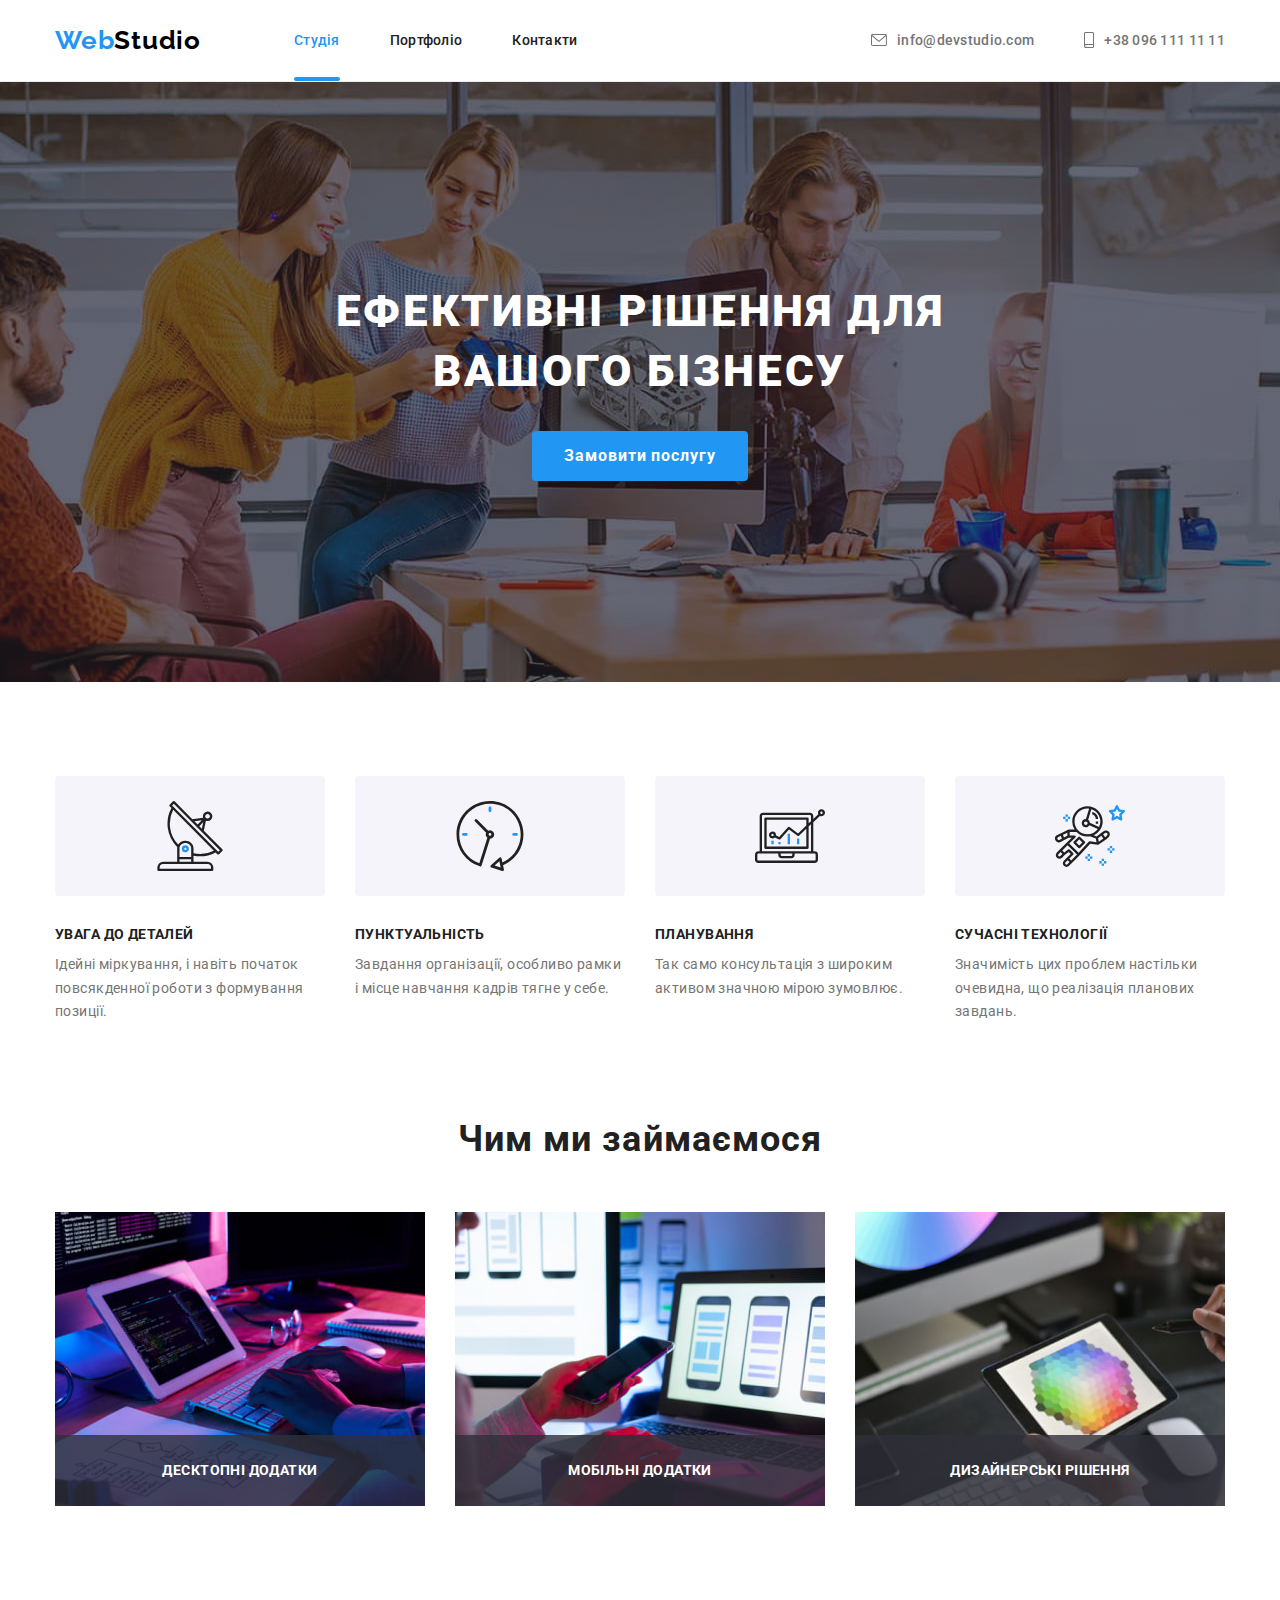
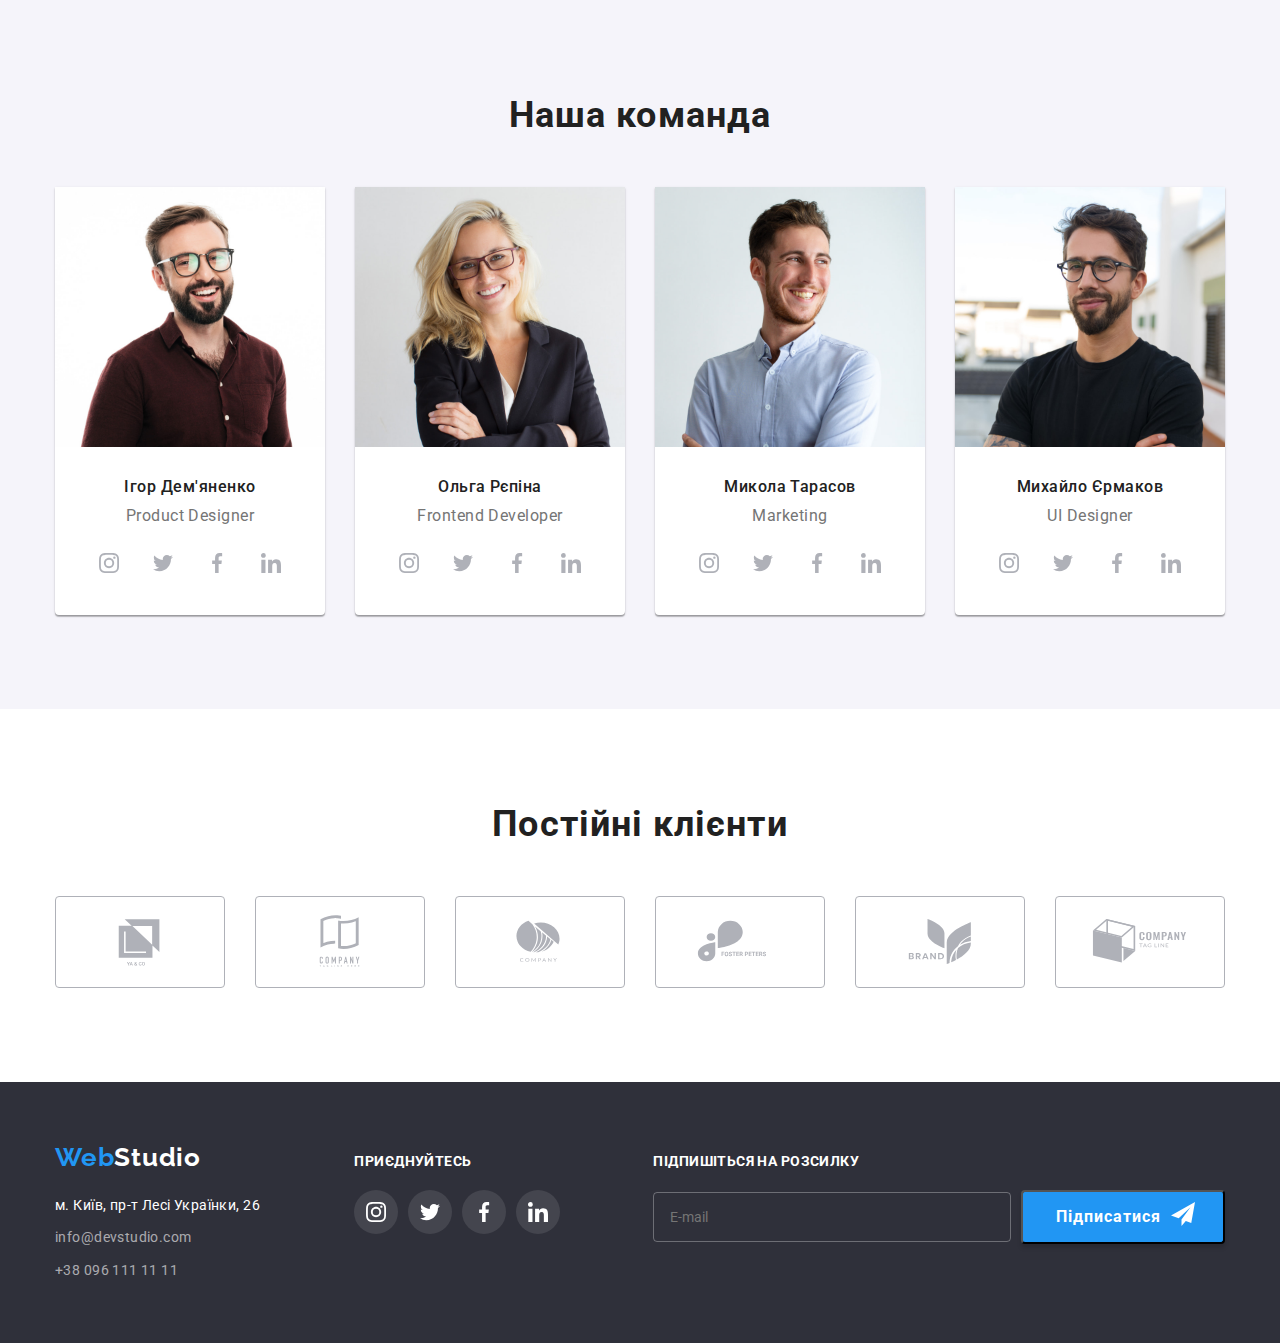
<file: index.html>
<!DOCTYPE html>
<html lang="uk">
  <head>
    <meta charset="UTF-8" />
    <meta name="viewport" content="width=device-width, initial-scale=1.0" />
    <title>Студія ефективних рішень</title>
    <link
      href="https://fonts.googleapis.com/css2?family=Raleway:wght@700&family=Roboto:wght@400;500;700;900&display=swap"
      rel="stylesheet"
    />
    <link
      rel="stylesheet"
      href="https://cdnjs.cloudflare.com/ajax/libs/modern-normalize/2.0.0/modern-normalize.min.css"
    />
    <link rel="stylesheet" href="./css/styles.css" />
  </head>

  <body>
    <!-- Панель навігації -->
    <header class="header-bottom">
      <div class="main-nav container">
        <nav class="navi">
          <a href="./index.html" class="logo"
            >Web<span class="logo-black">Studio</span></a
          >
          <ul class="site-nav list">
            <li class="item">
              <a class="site-link link current" href="">Студія</a>
            </li>
            <li class="item">
              <a class="site-link link" href="./portfolio.html">Портфоліо</a>
            </li>
            <li class="item"><a class="site-link link" href="">Контакти</a></li>
          </ul>
        </nav>
        <ul class="info-nav list">
          <li class="item">
            <a class="info-link link" href="mailto:info@devstudio.com"
              ><svg class="info-icon" width="16" height="12">
                <use href="./images/icons.svg#envelope"></use>
              </svg>
              info@devstudio.com</a
            >
          </li>
          <li class="item">
            <a class="info-link link" href="tel:+38-096-111-11-11"
              ><svg class="info-icon" width="10" height="16">
                <use href="./images/icons.svg#smartphone"></use>
              </svg>
              +38 096 111 11 11</a
            >
          </li>
        </ul>
      </div>
    </header>

    <!-- Головна сторінка -->
    <main>
      <!-- Герой -->
      <section class="hero">
        <div class="overlay">
          <div class="container">
            <h1 class="hero-title">Ефективні рішення для вашого бізнесу</h1>
            <button type="button" class="hero-btn" data-modal-open>
              Замовити послугу
            </button>
            <div class="backdrop is-hidden" data-modal>
              <div class="modal-wrapper">
                <div class="batton-close" data-modal-close>
                  <svg class="hero-close" width="30" height="30">
                    <use href="./images/icons.svg#icon-close"></use>
                  </svg>
                </div>
                <div>
                  <form class="modal-form">
                    <b class="modal-title"
                      >Залиште свої дані, ми вам передзвонимо</b
                    >
                    <!-- дані відвідувача -->

                    <label class="form-field">
                      <span class="form-group">Ім'я</span>
                      <input class="form-input" type="text" name="user-name" />
                      <svg class="modal-icon" width="18" height="18">
                        <use href="./images/icons.svg#icon-person"></use>
                      </svg>
                    </label>

                    <label class="form-field">
                      <span class="form-group">Телефон</span>
                      <input class="form-input" type="tel" name="user-phone" />
                      <svg class="modal-icon" width="18" height="18">
                        <use href="./images/icons.svg#icon-phone"></use>
                      </svg>
                    </label>

                    <label class="form-field">
                      <span class="form-group">Пошта</span>
                      <input class="form-input" type="email" name="user-mail" />
                      <svg class="modal-icon" width="18" height="18">
                        <use href="./images/icons.svg#icon-email"></use>
                      </svg>
                    </label>

                    <label class="form-field form-textarea">
                      <span class="form-group">Коментар</span>
                      <textarea
                        class="comment"
                        name="comment"
                        rows="7"
                        placeholder="Введіть текст"
                      ></textarea>
                    </label>

                    <!-- політика прватності -->

                    <div class="form-checkbox">
                      <label class="form-group-policy">
                        <input
                          class="checkbox visually-hidden"
                          type="checkbox"
                        />

                        <svg class="checkbox-vector" width="16" height="15">
                          <use href="./images/icons.svg#icon-Vector"></use>
                        </svg>

                        <svg class="checkbox-check" width="16" height="15">
                          <use href="./images/icons.svg#icon-check"></use>
                        </svg>

                        <span class="form-policy-desc"
                          >Погоджуюся з розсилкою та приймаю
                          <span class="modal-policy-span"
                            >Умови договору</span
                          ></span
                        >
                      </label>
                    </div>

                    <button class="submit-btn" type="submit">Відправити</button>
                  </form>
                </div>
              </div>
            </div>
          </div>
        </div>
      </section>

      <!-- Переваги -->
      <section class="section advantages">
        <div class="container">
          <h2 class="visually-hidden">Переваги</h2>
          <!-- заголовок скриється в css   -->
          <ul class="advantages-list list">
            <!-- <ul class="advantages-list list grid"> -->
            <li class="item">
              <div class="advantages-item">
                <!-- <li class="item grid-item"> -->
                <svg class="advantages-icon" width="70" height="70">
                  <use href="./images/icons.svg#antenna"></use>
                </svg>
              </div>
              <h3 class="advantages-title">УВАГА ДО ДЕТАЛЕЙ</h3>
              <p>
                Ідейні міркування, і навіть початок повсякденної роботи з
                формування позиції.
              </p>
            </li>
            <li class="item">
              <!-- <li class="item grid-item"> -->
              <div class="advantages-item">
                <svg class="advantages-icon" width="70" height="70">
                  <use href="./images/icons.svg#clock"></use>
                </svg>
              </div>
              <h3 class="advantages-title">ПУНКТУАЛЬНІСТЬ</h3>
              <p>
                Завдання організації, особливо рамки і місце навчання кадрів
                тягне у себе.
              </p>
            </li>
            <li class="item">
              <!-- <li class="item grid-item"> -->
              <div class="advantages-item">
                <svg class="advantages-icon" width="70" height="70">
                  <use href="./images/icons.svg#diagram"></use>
                </svg>
              </div>
              <h3 class="advantages-title">ПЛАНУВАННЯ</h3>
              <p>
                Так само консультація з широким активом значною мірою зумовлює.
              </p>
            </li>
            <li class="item">
              <!-- <li class="item grid-item"> -->
              <div class="advantages-item">
                <svg class="advantages-icon" width="70" height="70">
                  <use href="./images/icons.svg#astronaut"></use>
                </svg>
              </div>
              <h3 class="advantages-title">СУЧАСНІ ТЕХНОЛОГІЇ</h3>
              <p>
                Значимість цих проблем настільки очевидна, що реалізація
                планових завдань.
              </p>
            </li>
          </ul>
        </div>
      </section>

      <!-- напрямки діяльності -->
      <section class="section">
        <div class="container directions">
          <h2 class="section-title">Чим ми займаємося</h2>
          <ul class="directions-list list">
            <!-- <ul class="direction-list list grid"> -->
            <li class="item directions-item">
              <!-- <li class="item grid-item"> -->
              <img
                class="image"
                src="./images/directions/workplace-1.jpg"
                alt="Фото відділу розробки"
                width="370"
                height="294"
              />
              <p class="directions-text">Десктопні додатки</p>
            </li>
            <li class="item directions-item">
              <!-- <li class="item grid-item"> -->
              <img
                class="image"
                src="./images/directions/workplace-2.jpg"
                alt="Фото відділу оптимізації"
                width="370"
                height="294"
              />
              <p class="directions-text">Мобільні додатки</p>
            </li>
            <li class="item directions-item">
              <!-- <li class="item grid-item"> -->
              <img
                class="image"
                src="./images/directions/workplace-3.jpg"
                alt="Фото відділу дизайну"
                width="370"
                height="294"
              />
              <p class="directions-text">Дизайнерські рішення</p>
            </li>
          </ul>
        </div>
      </section>

      <!-- команда -->

      <section class="section team">
        <div class="container">
          <h2 class="section-title">Наша команда</h2>
          <!-- <ul class="list grid"> -->
          <ul class="list team-list">
            <!-- <li class="team-member grid-item"> -->
            <li class="team-member">
              <img
                src="./images/team/teammember-1.jpg"
                alt="Ігор Дем'яненко-Product Designer"
                width="270"
                height="260"
              />
              <div class="member-group">
                <h3 class="member-title">Ігор Дем'яненко</h3>
                <p class="member-position">Product Designer</p>
                <ul class="list socials">
                  <li class="socials-item">
                    <a
                      class="socials-link link"
                      href=""
                      target="_blank"
                      rel="noopener noreferrer"
                      aria-label="іконка instagram"
                    >
                      <svg class="socials-icon" width="20" height="20">
                        <use href="./images/icons.svg#instagram"></use>
                      </svg>
                    </a>
                  </li>
                  <li class="socials-item">
                    <a
                      class="socials-link link"
                      href=""
                      target="_blank"
                      rel="noopener noreferrer"
                      aria-label="іконка twitter"
                    >
                      <svg class="socials-icon" width="20" height="20">
                        <use href="./images/icons.svg#twitter"></use>
                      </svg>
                    </a>
                  </li>
                  <li class="socials-item">
                    <a
                      class="socials-link link"
                      href=""
                      target="_blank"
                      rel="noopener noreferrer"
                      aria-label="іконка Facebook"
                    >
                      <svg class="socials-icon" width="20" height="20">
                        <use href="./images/icons.svg#facebook"></use>
                      </svg>
                    </a>
                  </li>
                  <li class="socials-item">
                    <a
                      class="socials-link link"
                      href=""
                      target="_blank"
                      rel="noopener noreferrer"
                      aria-label="іконка linkedin"
                    >
                      <svg class="socials-icon" width="20" height="20">
                        <use href="./images/icons.svg#linkedin"></use>
                      </svg>
                    </a>
                  </li>
                </ul>
              </div>
            </li>
            <li class="team-member">
              <!-- <li class="team-member grid-item"> -->
              <img
                src="./images/team/teammember-2.jpg"
                alt="Ольга Рєпіна-Frontend Developer"
                width="270"
                height="260"
              />
              <div class="member-group">
                <h3 class="member-title">Ольга Рєпіна</h3>
                <p class="member-position">Frontend Developer</p>
                <ul class="list socials">
                  <li class="socials-item">
                    <a
                      class="socials-link link"
                      href=""
                      target="_blank"
                      rel="noopener noreferrer"
                      aria-label="іконка instagram"
                    >
                      <svg class="socials-icon" width="20" height="20">
                        <use href="./images/icons.svg#instagram"></use>
                      </svg>
                    </a>
                  </li>
                  <li class="socials-item">
                    <a
                      class="socials-link link"
                      href=""
                      target="_blank"
                      rel="noopener noreferrer"
                      aria-label="іконка twitter"
                    >
                      <svg class="socials-icon" width="20" height="20">
                        <use href="./images/icons.svg#twitter"></use>
                      </svg>
                    </a>
                  </li>
                  <li class="socials-item">
                    <a
                      class="socials-link link"
                      href=""
                      target="_blank"
                      rel="noopener noreferrer"
                      aria-label="іконка Facebook"
                    >
                      <svg class="socials-icon" width="20" height="20">
                        <use href="./images/icons.svg#facebook"></use>
                      </svg>
                    </a>
                  </li>
                  <li class="socials-item">
                    <a
                      class="socials-link link"
                      href=""
                      target="_blank"
                      rel="noopener noreferrer"
                      aria-label="іконка linkedin"
                    >
                      <svg class="socials-icon" width="20" height="20">
                        <use href="./images/icons.svg#linkedin"></use>
                      </svg>
                    </a>
                  </li>
                </ul>
              </div>
            </li>
            <li class="team-member">
              <!-- <li class="team-member grid-item"> -->
              <img
                src="./images/team/teammember-3.jpg"
                alt="Микола Тарасов-Marketing"
                width="270"
                height="260"
              />
              <div class="member-group">
                <h3 class="member-title">Микола Тарасов</h3>
                <p class="member-position">Marketing</p>
                <ul class="list socials">
                  <li class="socials-item">
                    <a
                      class="socials-link link"
                      href=""
                      target="_blank"
                      rel="noopener noreferrer"
                      aria-label="іконка instagram"
                    >
                      <svg class="socials-icon" width="20" height="20">
                        <use href="./images/icons.svg#instagram"></use>
                      </svg>
                    </a>
                  </li>
                  <li class="socials-item">
                    <a
                      class="socials-link link"
                      href=""
                      target="_blank"
                      rel="noopener noreferrer"
                      aria-label="іконка twitter"
                    >
                      <svg class="socials-icon" width="20" height="20">
                        <use href="./images/icons.svg#twitter"></use>
                      </svg>
                    </a>
                  </li>
                  <li class="socials-item">
                    <a
                      class="socials-link link"
                      href=""
                      target="_blank"
                      rel="noopener noreferrer"
                      aria-label="іконка Facebook"
                    >
                      <svg class="socials-icon" width="20" height="20">
                        <use href="./images/icons.svg#facebook"></use>
                      </svg>
                    </a>
                  </li>
                  <li class="socials-item">
                    <a
                      class="socials-link link"
                      href=""
                      target="_blank"
                      rel="noopener noreferrer"
                      aria-label="іконка linkedin"
                    >
                      <svg class="socials-icon" width="20" height="20">
                        <use href="./images/icons.svg#linkedin"></use>
                      </svg>
                    </a>
                  </li>
                </ul>
              </div>
            </li>
            <!-- <li class="team-member grid-item"> -->
            <li class="team-member">
              <img
                src="./images/team/teammember-4.jpg"
                alt="Михайло Єрмаков-UI Designer"
                width="270"
                height="260"
              />
              <div class="member-group">
                <h3 class="member-title">Михайло Єрмаков</h3>
                <p class="member-position">UI Designer</p>
                <ul class="list socials">
                  <li class="socials-item">
                    <a
                      class="socials-link link"
                      href=""
                      target="_blank"
                      rel="noopener noreferrer"
                      aria-label="іконка instagram"
                    >
                      <svg class="socials-icon" width="20" height="20">
                        <use href="./images/icons.svg#instagram"></use>
                      </svg>
                    </a>
                  </li>
                  <li class="socials-item">
                    <a
                      class="socials-link link"
                      href=""
                      target="_blank"
                      rel="noopener noreferrer"
                      aria-label="іконка twitter"
                    >
                      <svg class="socials-icon" width="20" height="20">
                        <use href="./images/icons.svg#twitter"></use>
                      </svg>
                    </a>
                  </li>
                  <li class="socials-item">
                    <a
                      class="socials-link link"
                      href=""
                      target="_blank"
                      rel="noopener noreferrer"
                      aria-label="іконка Facebook"
                    >
                      <svg class="socials-icon" width="20" height="20">
                        <use href="./images/icons.svg#facebook"></use>
                      </svg>
                    </a>
                  </li>
                  <li class="socials-item">
                    <a
                      class="socials-link link"
                      href=""
                      target="_blank"
                      rel="noopener noreferrer"
                      aria-label="іконка linkedin"
                    >
                      <svg class="socials-icon" width="20" height="20">
                        <use href="./images/icons.svg#linkedin"></use>
                      </svg>
                    </a>
                  </li>
                </ul>
              </div>
            </li>
          </ul>
        </div>
      </section>

      <!-- постійні клієнти -->
      <section class="section clients">
        <div class="container">
          <h2 class="section-title">Постійні клієнти</h2>
          <ul class="list clients-list">
            <li class="item clients-item">
              <a
                class="clients-link link"
                href=""
                target="_blank"
                rel="noopener noreferrer"
                aria-label="Компанія 'YA & CO'"
              >
                <svg class="clients-icon" width="106" height="60">
                  <use href="./images/icons.svg#client-1"></use>
                </svg>
              </a>
            </li>
            <li class="item clients-item">
              <a
                class="clients-link link"
                href=""
                target="_blank"
                rel="noopener noreferrer"
                aria-label="Компанія 'COMPANY TAGLINE HERE'"
              >
                <svg class="clients-icon" width="106" height="60">
                  <use href="./images/icons.svg#client-2"></use>
                </svg>
              </a>
            </li>
            <li class="item clients-item">
              <a
                class="clients-link link"
                href=""
                target="_blank"
                rel="noopener noreferrer"
                aria-label="Компанія 'COMPANY'"
              >
                <svg class="clients-icon" width="106" height="60">
                  <use href="./images/icons.svg#client-3"></use>
                </svg>
              </a>
            </li>

            <li class="item clients-item">
              <a
                class="clients-link link"
                href=""
                target="_blank"
                rel="noopener noreferrer"
                aria-label="Компанія 'FOSTER PETERS'"
              >
                <svg class="clients-icon" width="106" height="60">
                  <use href="./images/icons.svg#client-4"></use>
                </svg>
              </a>
            </li>
            <li class="item clients-item">
              <a
                class="clients-link link"
                href=""
                target="_blank"
                rel="noopener noreferrer"
                aria-label="Компанія 'BREND'"
              >
                <svg class="clients-icon" width="106" height="60">
                  <use href="./images/icons.svg#client-5"></use>
                </svg>
              </a>
            </li>
            <li class="item clients-item">
              <a
                class="clients-link link"
                href=""
                target="_blank"
                rel="noopener noreferrer"
                aria-label="Компанія 'KOMPANY TAG LINE'"
              >
                <svg class="clients-icon" width="106" height="60">
                  <use href="./images/icons.svg#client-6"></use>
                </svg>
              </a>
            </li>
          </ul>
        </div>
      </section>
    </main>

    <!-- footer -->
    <footer class="footer">
      <div class="container footer-container">
        <div class="footer-address element">
          <a href="./index.html" class="logo"
            >Web<span class="logo-white">Studio</span></a
          >
          <p>м. Київ, пр-т Лесі Українки, 26</p>
          <ul class="footer-list list">
            <li class="item">
              <a class="link" href="mailto:info@devstudio.com"
                >info@devstudio.com</a
              >
            </li>
            <li class="item">
              <a class="link" href="tel:+38-096-111-11-11">+38 096 111 11 11</a>
            </li>
          </ul>
        </div>
        <div class="footer-socials">
          <b class="footer-title">приєднуйтесь</b>
          <ul class="list socials">
            <li class="socials-item">
              <a
                class="socials-link link"
                href=""
                target="_blank"
                rel="noopener noreferrer"
                aria-label="іконка instagram"
              >
                <svg class="socials-icon" width="20" height="20">
                  <use href="./images/icons.svg#instagram"></use>
                </svg>
              </a>
            </li>
            <li class="socials-item">
              <a
                class="socials-link link"
                href=""
                target="_blank"
                rel="noopener noreferrer"
                aria-label="іконка twitter"
              >
                <svg class="socials-icon" width="20" height="20">
                  <use href="./images/icons.svg#twitter"></use>
                </svg>
              </a>
            </li>
            <li class="socials-item">
              <a
                class="socials-link link"
                href=""
                target="_blank"
                rel="noopener noreferrer"
                aria-label="іконка Facebook"
              >
                <svg class="socials-icon" width="20" height="20">
                  <use href="./images/icons.svg#facebook"></use>
                </svg>
              </a>
            </li>
            <li class="socials-item">
              <a
                class="socials-link link"
                href=""
                target="_blank"
                rel="noopener noreferrer"
                aria-label="іконка linkedin"
              >
                <svg class="socials-icon" width="20" height="20">
                  <use href="./images/icons.svg#linkedin"></use>
                </svg>
              </a>
            </li>
          </ul>
        </div>
        <form class="footer-subscribe">
          <b class="footer-title">Підпишіться на розсилку</b>
          <div class="subscribe-items">
            <input
              class="subscribe-input"
              type="email"
              name="mail"
              placeholder="E-mail"
            />
            <button type="submit" class="button-subscribe">
              <span>Підписатися</span>
              <svg class="subscribe-icon" width="24" height="24">
                <use href="./images/icons.svg#icon-send"></use>
              </svg>
            </button>
          </div>
        </form>
      </div>
    </footer>
    <script src="./js/modal.js"></script>
  </body>
</html>
</file>
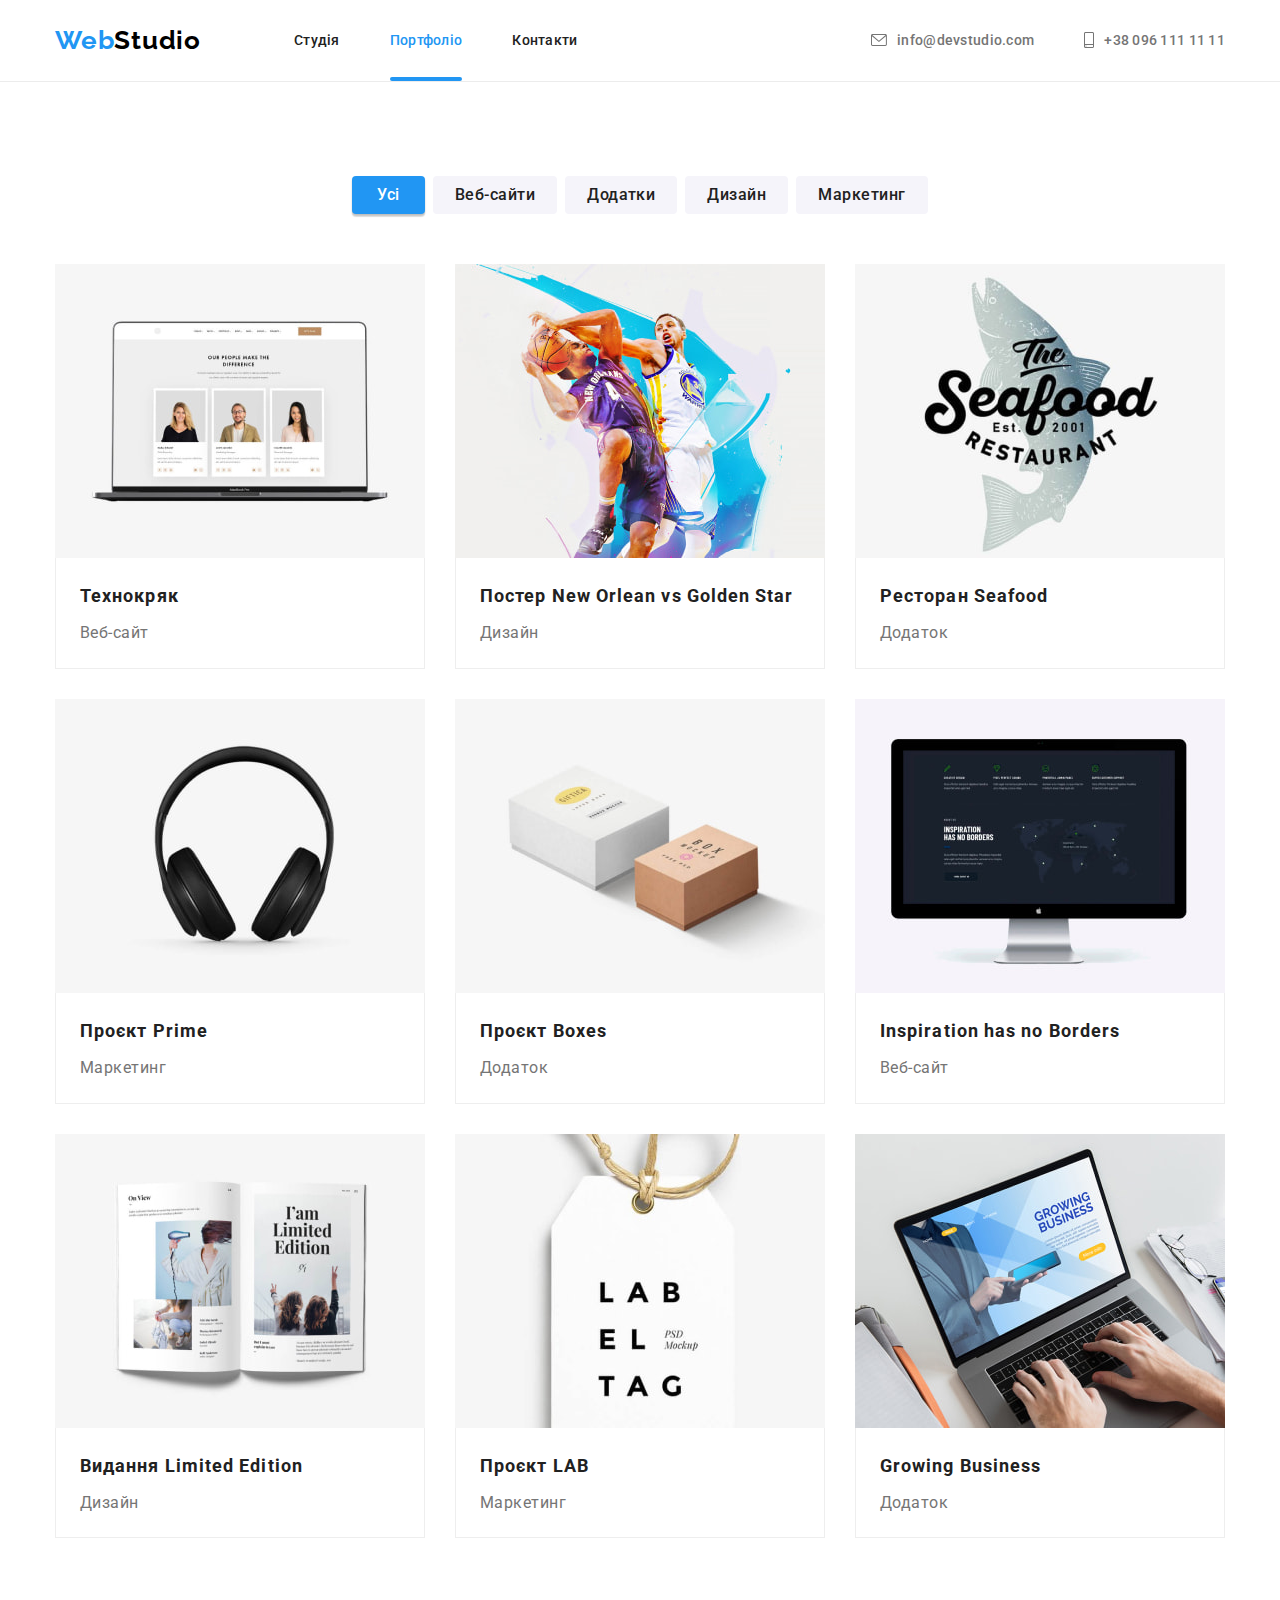
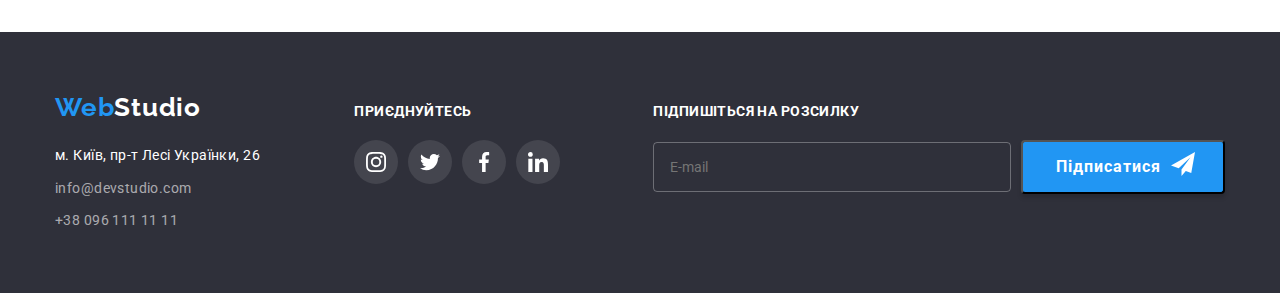
<file: portfolio.html>
<!DOCTYPE html>
<html lang="en">
  <head>
    <meta charset="UTF-8" />
    <meta name="viewport" content="width=device-width, initial-scale=1.0" />
    <title>Portfolio</title>
    <link
      href="https://fonts.googleapis.com/css2?family=Raleway:wght@700&family=Roboto:wght@400;500;700;900&display=swap"
      rel="stylesheet"
    />
    <link
      rel="stylesheet"
      href="https://cdnjs.cloudflare.com/ajax/libs/modern-normalize/2.0.0/modern-normalize.min.css"
    />
    <link rel="stylesheet" href="./css/styles.css" />
  </head>

  <body>
    <header class="header-bottom">
      <div class="main-nav container">
        <nav class="navi">
          <a href="./index.html" class="logo"
            >Web<span class="logo-black">Studio</span></a
          >
          <ul class="site-nav list">
            <li class="item">
              <a class="site-link link" href="./index.html">Студія</a>
            </li>
            <li class="item">
              <a class="site-link link current" href="">Портфоліо</a>
            </li>
            <li class="item"><a class="site-link link" href="">Контакти</a></li>
          </ul>
        </nav>
        <ul class="info-nav list">
          <li class="item">
            <a class="info-link link" href="mailto:info@devstudio.com"
              ><svg class="info-icon" width="16" height="12">
                <use href="./images/icons.svg#envelope"></use>
              </svg>
              info@devstudio.com</a
            >
          </li>
          <li class="item">
            <a class="info-link link" href="tel:+38-096-111-11-11"
              ><svg class="info-icon" width="10" height="16">
                <use href="./images/icons.svg#smartphone"></use>
              </svg>
              +38 096 111 11 11</a
            >
          </li>
        </ul>
      </div>
    </header>

    <main>
      <section class="portfolio section">
        <div class="container">
          <h1 class="visually-hidden">Напрямки діяльності</h1>
          <!--скриється css-->
          <ul class="list-btn list">
            <li class="item item-btn">
              <button type="button" class="portfolio-btn active">Усі</button>
            </li>
            <li class="item item-btn">
              <button type="button" class="portfolio-btn">Веб-сайти</button>
            </li>
            <li class="item item-btn">
              <button type="button" class="portfolio-btn">Додатки</button>
            </li>
            <li class="item item-btn">
              <button type="button" class="portfolio-btn">Дизайн</button>
            </li>
            <li class="item item-btn">
              <button type="button" class="portfolio-btn">Маркетинг</button>
            </li>
          </ul>
          <!-- <ul class="list grid"> -->
          <ul class="list portfolio-list">
            <!-- <li class="portfolio-direction grid-item"> -->
            <li class="portfolio-direction item">
              <a class="link portfolio-link" href="">
                <div class="portfolio-image">
                  <img
                    src="./images/portfolio/portfolio-1.jpg"
                    alt="Веб-сайт 'Технокряк'"
                    width="370"
                    height="294"
                  />
                  <div class="portfolio-overlay">
                    <p class="overlay-text">
                      Ресурс пропонує комплексні пропозиції з різним рівнем
                      функціоналу та сервісів. Все це дозволить відвідувачу
                      отримати вичерпні відомості про компанію чи приватну
                      особу.
                    </p>
                  </div>
                </div>

                <div class="portfolio-dir">
                  <h2 class="portfolio-title">Технокряк</h2>
                  <p class="portfolio-text">Веб-сайт</p>
                </div>
              </a>
            </li>
            <!-- <li class="portfolio-direction grid-item"> -->
            <li class="portfolio-direction item">
              <a class="link portfolio-link" href="">
                <div class="portfolio-image">
                  <img
                    src="./images/portfolio/portfolio-2.jpg"
                    alt="Дизайн 'Постер New Orlean vs Golden Star'"
                    width="370"
                    height="294"
                  />
                  <div class="portfolio-overlay">
                    <p class="overlay-text">
                      Ресурс пропонує комплексні пропозиції з різним рівнем
                      функціоналу та сервісів. Все це дозволить відвідувачу
                      отримати вичерпні відомості про компанію чи приватну
                      особу.
                    </p>
                  </div>
                </div>
                <div class="portfolio-dir">
                  <h2 class="portfolio-title">
                    Постер New Orlean vs Golden Star
                  </h2>
                  <p class="portfolio-text">Дизайн</p>
                </div>
              </a>
            </li>
            <!-- <li class="portfolio-direction grid-item"> -->
            <li class="portfolio-direction item">
              <a class="link portfolio-link" href="">
                <div class="portfolio-image">
                  <img
                    src="./images/portfolio/portfolio-3.jpg"
                    alt="Додаток 'Ресторан Seafood'"
                    width="370"
                    height="294"
                  />
                  <div class="portfolio-overlay">
                    <p class="overlay-text">
                      Ресурс пропонує комплексні пропозиції з різним рівнем
                      функціоналу та сервісів. Все це дозволить відвідувачу
                      отримати вичерпні відомості про компанію чи приватну
                      особу.
                    </p>
                  </div>
                </div>
                <div class="portfolio-dir">
                  <h2 class="portfolio-title">Ресторан Seafood</h2>
                  <p class="portfolio-text">Додаток</p>
                </div>
              </a>
            </li>
            <!-- <li class="portfolio-direction grid-item"> -->
            <li class="portfolio-direction item">
              <a class="link portfolio-link" href="">
                <div class="portfolio-image">
                  <img
                    src="./images/portfolio/portfolio-4.jpg"
                    alt="Маркетинг 'Проєкт Prime'"
                    width="370"
                    height="294"
                  />
                  <div class="portfolio-overlay">
                    <p class="overlay-text">
                      Ресурс пропонує комплексні пропозиції з різним рівнем
                      функціоналу та сервісів. Все це дозволить відвідувачу
                      отримати вичерпні відомості про компанію чи приватну
                      особу.
                    </p>
                  </div>
                </div>
                <div class="portfolio-dir">
                  <h2 class="portfolio-title">Проєкт Prime</h2>
                  <p class="portfolio-text">Маркетинг</p>
                </div>
              </a>
            </li>
            <!-- <li class="portfolio-direction grid-item"> -->
            <li class="portfolio-direction item">
              <a class="link portfolio-link" href="">
                <div class="portfolio-image">
                  <img
                    src="./images/portfolio/portfolio-5.jpg"
                    alt="Додаток 'Проєкт Boxes'"
                    width="370"
                    height="294"
                  />
                  <div class="portfolio-overlay">
                    <p class="overlay-text">
                      Ресурс пропонує комплексні пропозиції з різним рівнем
                      функціоналу та сервісів. Все це дозволить відвідувачу
                      отримати вичерпні відомості про компанію чи приватну
                      особу.
                    </p>
                  </div>
                </div>
                <div class="portfolio-dir">
                  <h2 class="portfolio-title">Проєкт Boxes</h2>
                  <p class="portfolio-text">Додаток</p>
                </div>
              </a>
            </li>
            <!-- <li class="portfolio-direction grid-item"> -->
            <li class="portfolio-direction item">
              <a class="link portfolio-link" href="">
                <div class="portfolio-image">
                  <img
                    src="./images/portfolio/portfolio-6.jpg"
                    alt="Веб-сайт 'Inspiration has no Borders'"
                    width="370"
                    height="294"
                  />
                  <div class="portfolio-overlay">
                    <p class="overlay-text">
                      Ресурс пропонує комплексні пропозиції з різним рівнем
                      функціоналу та сервісів. Все це дозволить відвідувачу
                      отримати вичерпні відомості про компанію чи приватну
                      особу.
                    </p>
                  </div>
                </div>
                <div class="portfolio-dir">
                  <h2 class="portfolio-title">Inspiration has no Borders</h2>
                  <p class="portfolio-text">Веб-сайт</p>
                </div>
              </a>
            </li>
            <!-- <li class="portfolio-direction grid-item"> -->
            <li class="portfolio-direction item">
              <a class="link portfolio-link" href="">
                <div class="portfolio-image">
                  <img
                    src="./images/portfolio/portfolio-7.jpg"
                    alt="Дизайн 'Видання Limited Edition'"
                    width="370"
                    height="294"
                  />
                  <div class="portfolio-overlay">
                    <p class="overlay-text">
                      Ресурс пропонує комплексні пропозиції з різним рівнем
                      функціоналу та сервісів. Все це дозволить відвідувачу
                      отримати вичерпні відомості про компанію чи приватну
                      особу.
                    </p>
                  </div>
                </div>
                <div class="portfolio-dir">
                  <h2 class="portfolio-title">Видання Limited Edition</h2>
                  <p class="portfolio-text">Дизайн</p>
                </div>
              </a>
            </li>
            <!-- <li class="portfolio-direction grid-item"> -->
            <li class="portfolio-direction item">
              <a class="link portfolio-link" href="">
                <div class="portfolio-image">
                  <img
                    src="./images/portfolio/portfolio-8.jpg"
                    alt="Маркетинг 'Проєкт LAB'"
                    width="370"
                    height="294"
                  />
                  <div class="portfolio-overlay">
                    <p class="overlay-text">
                      Ресурс пропонує комплексні пропозиції з різним рівнем
                      функціоналу та сервісів. Все це дозволить відвідувачу
                      отримати вичерпні відомості про компанію чи приватну
                      особу.
                    </p>
                  </div>
                </div>
                <div class="portfolio-dir">
                  <h2 class="portfolio-title">Проєкт LAB</h2>
                  <p class="portfolio-text">Маркетинг</p>
                </div>
              </a>
            </li>
            <!-- <li class="portfolio-direction grid-item"> -->
            <li class="portfolio-direction item">
              <a class="link portfolio-link" href="">
                <div class="portfolio-image">
                  <img
                    src="./images/portfolio/portfolio-9.jpg"
                    alt="Додаток 'Growing Business'"
                    width="370"
                    height="294"
                  />
                  <div class="portfolio-overlay">
                    <p class="overlay-text">
                      Ресурс пропонує комплексні пропозиції з різним рівнем
                      функціоналу та сервісів. Все це дозволить відвідувачу
                      отримати вичерпні відомості про компанію чи приватну
                      особу.
                    </p>
                  </div>
                </div>
                <div class="portfolio-dir">
                  <h2 class="portfolio-title">Growing Business</h2>
                  <p class="portfolio-text">Додаток</p>
                </div>
              </a>
            </li>
          </ul>
        </div>
      </section>
    </main>
    <!-- footer -->
    <footer class="footer">
      <div class="container footer-container">
        <div class="footer-address element">
          <a href="./index.html" class="logo"
            >Web<span class="logo-white">Studio</span></a
          >
          <p>м. Київ, пр-т Лесі Українки, 26</p>
          <ul class="footer-list list">
            <li class="item">
              <a class="link" href="mailto:info@devstudio.com"
                >info@devstudio.com</a
              >
            </li>
            <li class="item">
              <a class="link" href="tel:+38-096-111-11-11">+38 096 111 11 11</a>
            </li>
          </ul>
        </div>
        <div class="footer-socials element">
          <h3 class="footer-title">приєднуйтесь</h3>
          <ul class="list socials">
            <li class="socials-item">
              <a
                class="socials-link link"
                href=""
                target="_blank"
                rel="noopener noreferrer"
                aria-label="іконка instagram"
              >
                <svg class="socials-icon" width="20" height="20">
                  <use href="./images/icons.svg#instagram"></use>
                </svg>
              </a>
            </li>
            <li class="socials-item">
              <a
                class="socials-link link"
                href=""
                target="_blank"
                rel="noopener noreferrer"
                aria-label="іконка twitter"
              >
                <svg class="socials-icon" width="20" height="20">
                  <use href="./images/icons.svg#twitter"></use>
                </svg>
              </a>
            </li>
            <li class="socials-item">
              <a
                class="socials-link link"
                href=""
                target="_blank"
                rel="noopener noreferrer"
                aria-label="іконка Facebook"
              >
                <svg class="socials-icon" width="20" height="20">
                  <use href="./images/icons.svg#facebook"></use>
                </svg>
              </a>
            </li>
            <li class="socials-item">
              <a
                class="socials-link link"
                href=""
                target="_blank"
                rel="noopener noreferrer"
                aria-label="іконка linkedin"
              >
                <svg class="socials-icon" width="20" height="20">
                  <use href="./images/icons.svg#linkedin"></use>
                </svg>
              </a>
            </li>
          </ul>
        </div>
        <form class="footer-subscribe">
          <b class="footer-title">Підпишіться на розсилку</b>
          <div class="subscribe-items">
            <input
              class="subscribe-input"
              type="email"
              name="mail"
              placeholder="E-mail"
            />
            <button type="submit" class="button-subscribe">
              <span>Підписатися</span>
              <svg class="subscribe-icon" width="24" height="24">
                <use href="./images/icons.svg#icon-send"></use>
              </svg>
            </button>
          </div>
        </form>
      </div>
    </footer>
  </body>
</html>
</file>
<file: css/styles.css>
:root {
  --primary-text-color: #757575;
  --title-text-color: #212121;
  --accent-color: #2196f3;
  --primary-white-color: #ffffff;
  --hero-bg-color: rgba(47, 48, 58, 0.4);
  --footer-color: rgba(255, 255, 255, 0.6);

  /* transition */

  --timing-function: cubic-bezier(0.4, 0, 0.2, 1);

  /* grid-items */

  /* --items: 1;
  /* --indent: 30px;  */
}

body {
  font-family: Roboto, sans-serif;
  font-size: 14px;
  font-weight: 400;
  line-height: 1.71;
  letter-spacing: 0.42px;

  background-color: var(--primary-white-color);
  color: var(--primary-text-color);
}

/* утиліти */

ul {
  margin-top: 0;
  margin-bottom: 0;
}

img {
  display: block;
}

p {
  margin-top: 0;
  margin-bottom: 0;
}

.list {
  margin: 0;
  padding: 0;
  list-style: none;
}

.link {
  text-decoration: none;
  color: currentColor;
}

.container {
  width: 1200px;
  padding-right: 15px;
  padding-left: 15px;
  margin-left: auto;
  margin-right: auto;
  /* outline: 1px solid tomato; */
}

.visually-hidden {
  position: absolute;
  width: 1px;
  height: 1px;
  margin: -1px;
  border: 0;
  padding: 0;

  white-space: nowrap;
  clip-path: inset(100%);
  clip: rect(0 0 0 0);
  overflow: hidden;
}

/* навігація сайту */

.header-bottom {
  border-bottom: 1px solid #ececec;
}

.logo {
  display: block;
  font-family: Raleway, sans-serif;
  font-size: 26px;
  font-weight: 700;
  line-height: 1.2;
  letter-spacing: 0.78px;
  text-decoration: none;

  color: var(--accent-color);
}

.logo-black {
  color: #000000;
  transition: color 250ms var(--timing-function);
}

.logo-black:hover {
  color: var(--accent-color);
}

.navi {
  display: flex;
  align-items: center;
}

.site-nav .link {
  position: relative;
  display: block;
  padding-top: 32px;
  padding-bottom: 32px;
  font-size: 14px;
  font-weight: 500;
  line-height: 1.2;
  letter-spacing: 0.28px;

  color: var(--title-text-color);

  transition: color 250ms var(--timing-function);
}

.site-link::after {
  position: absolute;
  content: '';
  bottom: 0;
  left: 0;
  display: block;
  width: 100%;
  height: 4px;
  border-radius: 2px;

  background-color: var(--accent-color);
  opacity: 0;
}

.site-link.current::after {
  opacity: 1;
}

.site-link:hover,
.site-link:focus {
  color: var(--accent-color);
}

.site-link.current {
  color: var(--accent-color);
}

.site-nav {
  display: flex;
  margin-left: 93px;
}

.site-nav .item + .item {
  margin-left: 50px;
}

.info-nav {
  display: flex;
  align-items: center;
}

.info-nav .item + .item {
  margin-left: 50px;
}

.main-nav {
  display: flex;
  justify-content: space-between;
  align-items: center;
}

.info-link {
  display: flex;
  align-items: center;
  font-size: 14px;
  font-weight: 500;
  line-height: 1.2;
  letter-spacing: 0.28px;

  transition: color 250ms var(--timing-function);
}

.info-link:hover,
.info-link:focus {
  color: var(--accent-color);
}

.info-icon {
  fill: currentColor;
  margin-right: 10px;
}

/* секція */

.section {
  padding-top: 94px;
  padding-bottom: 94px;
}

/* секція герой */

.hero .container {
  padding-top: 200px;
  padding-bottom: 200px;
}

.overlay {
  position: relative;
  max-width: 1600px;
  height: 600px;
  background-repeat: no-repeat;
  margin-left: auto;
  margin-right: auto;
  background-color: #c4c4c4;
  background-image: linear-gradient(var(--hero-bg-color), var(--hero-bg-color)),
    url(../images/hero/hero-img.jpg);
  background-position: center;
}

.hero {
  text-align: center;
  color: var(--primary-white-color);
}

.hero-title {
  width: 696px;
  margin-top: 0;
  margin-bottom: 30px;
  margin-left: auto;
  margin-right: auto;

  font-size: 44px;
  font-weight: 900;
  line-height: 1.36;
  letter-spacing: 2.64px;

  text-align: center;
  text-transform: uppercase;
}

.hero-btn {
  padding: 10px 32px;
  font-family: inherit;
  font-size: 16px;
  font-weight: 700;
  line-height: 1.87;
  letter-spacing: 0.96px;
  border: 0;
  border-radius: 4px;

  cursor: pointer;

  background-color: var(--accent-color);
  color: var(--primary-white-color);

  transition: background-color 250ms var(--timing-function),
    color 250ms var(--timing-function);
}

.hero-btn:hover,
.hero-btn:focus {
  background-color: var(--primary-white-color);
  color: #2f303a;
}

.backdrop {
  position: fixed;
  top: 0;
  left: 50%;
  width: 1600px;
  height: 1024px;

  transform: translatex(-50%);

  opacity: 1;
  transition: opacity 250ms var(--timing-function);

  background-color: rgba(0, 0, 0, 0.2);
}

.backdrop.is-hidden {
  opacity: 0;
  pointer-events: none;
}

.backdrop.is-hidden .modal-wrapper {
  transform: translate(-50%, -50%) scale(0.9);
}

/* modal */

.modal-wrapper {
  position: absolute;
  left: 50%;
  top: 50%;
  width: 528px;
  border-radius: 4px;
  box-shadow: 0px 2px 1px 0px rgba(0, 0, 0, 0.2),
    0px 1px 1px 0px rgba(0, 0, 0, 0.14), 0px 1px 3px 0px rgba(0, 0, 0, 0.12);

  background-color: var(--primary-white-color);

  transform: translate(-50%, -50%) scale(1);

  transition: transform 250ms var(--timing-function);
}

.hero-close {
  position: absolute;
  top: 8px;
  right: 8px;
  fill: #000000;
  stroke: rgba(0, 0, 0, 0.1);

  cursor: pointer;

  transition: fill 250ms var(--timing-function);
}

.hero-close:hover {
  fill: var(--accent-color);
}

.modal-form {
  padding: 40px;
  font-size: 12px;
  font-weight: 400;
  line-height: 1.2;
  letter-spacing: 0.12px;

  color: var(--primary-text-color);
}

.modal-title {
  display: inline-block;
  margin-bottom: 12px;
  color: #212121;
  text-align: center;
  font-size: 20px;
  font-weight: 700;
  letter-spacing: 0.6px;
}

.form-field {
  position: relative;
  display: flex;
  flex-direction: column;
  margin-bottom: 10px;
  text-align: left;
}

.form-group {
  margin-bottom: 4px;
}

.form-input {
  padding: 11px 42px;
  border-radius: 4px;
  border: 1px solid rgba(33, 33, 33, 0.2);
  cursor: pointer;

  transition: border-color 250ms var(--timing-function);
}

.modal-icon {
  position: absolute;
  top: 50%;
  left: 12px;
  fill: var(--title-text-color);

  transition: fill 250ms var(--timing-function);
}

.form-input:focus {
  border-color: var(--accent-color);
  outline: transparent;
}

.form-input:focus ~ .modal-icon {
  fill: var(--accent-color);
}

/* .form-field:focus-within > .modal-icon {
  fill: var(--accent-color);
} */

.form-textarea {
  margin-bottom: 20px;
}

.comment {
  padding: 12px 16px;
  border-radius: 4px;
  border: 1px solid rgba(33, 33, 33, 0.2);
  resize: none;

  transition: border-color 250ms var(--timing-function);
}

.comment:focus {
  border-color: var(--accent-color);
  outline: transparent;
}

.comment::placeholder {
  color: rgba(117, 117, 117, 0.5);
  font-size: 12px;
  line-height: 1.2;
  letter-spacing: 0.12px;
}

.modal-policy-span {
  color: #2196f3;
  font-size: 14px;
  font-weight: 400;
  line-height: 1.71;
  letter-spacing: 0.42px;
  text-decoration-line: underline;
}

.form-checkbox {
  justify-content: center;
  margin-left: 12px;
  margin-bottom: 30px;
}

.form-group-policy {
  position: relative;
  display: flex;
  align-items: center;
  font-size: 14px;
  line-height: 1.71;
  letter-spacing: 0.42px;

  cursor: pointer;
}

.checkbox-vector {
  margin-right: 7px;
  fill: var(--primary-text-color);

  transition: fill 250ms var(--timing-function);
}

.checkbox-check {
  position: absolute;
  top: 4px;
  left: 0;
  opacity: 0;

  transition: opacity 250ms var(--timing-function);
}

.checkbox:focus + .checkbox-vector {
  fill: var(--accent-color);
}

.checkbox:checked ~ .checkbox-check {
  opacity: 1;

  fill: var(--accent-color);
}

.submit-btn {
  padding: 10px 52px;
  border-radius: 4px;
  border: 0;
  color: var(--primary-white-color);
  text-align: center;
  font-size: 16px;
  font-weight: 700;
  line-height: 1.87;
  letter-spacing: 0.96px;

  cursor: pointer;

  background: #2196f3;

  box-shadow: 0px 4px 4px 0px rgba(0, 0, 0, 0.15);

  transition: background 250ms var(--timing-function);
}

.submit-btn:hover,
.submit-btn:focus {
  background: #188ce8;
}

/* сітка для колекції з елементів */
/* 
.grid {
  display: flex;
  flex-wrap: wrap;

  gap: var(--indent);
}

.grid-item {
  flex-basis: calc((100% - var(--indent) * (var(--items) - 1)) / var(--items));
} */

/* секція переваги*/

.advantages {
  padding-bottom: 0;
}

.advantages-list {
  display: flex;
}

.advantages-list .item {
  flex-basis: calc((100% - 90px) / 4);
}

.advantages-list .item + .item {
  margin-left: 30px;
}

/* .advantages-list .item {
  --items: 4;
} */

.section-title {
  margin-top: 0;
  margin-bottom: 50px;
  text-align: center;
  font-size: 36px;
  font-weight: 700;
  line-height: 1.2;
  letter-spacing: 1.08px;

  color: var(--title-text-color);
}

.advantages-title {
  margin-top: 0;
  margin-bottom: 10px;
  font-size: 14px;
  line-height: 1.2;
  letter-spacing: 0.42px;

  color: var(--title-text-color);

  text-transform: uppercase;
}

.advantages-item {
  display: flex;
  width: 100%;
  justify-content: center;
  align-items: center;
  height: 120px;
  border-radius: 4px;
  background: #f5f4fa;
  margin-bottom: 30px;
}

/* напрямки діяльності */

.directions-list {
  display: flex;
}

.directions-item + .item {
  margin-left: 30px;
}

.directions-item {
  position: relative;

  z-index: -1;
}

.directions-text {
  position: absolute;
  width: 100%;
  bottom: 0;
  padding-top: 27px;
  padding-bottom: 27px;
  text-align: center;
  font-weight: 700;
  line-height: 1.2;
  text-transform: uppercase;

  color: var(--primary-white-color);
  background-color: rgba(47, 48, 58, 0.8);
}

/* .direction-list .item {
  --items: 3;
} */

/* команда */

.team {
  background-color: #f5f4fa;
}

.team-list {
  display: flex;
}

.team-member {
  /* --items: 4; */
  flex-basis: calc((100% - 90px) / 4);
  border-radius: 0px 0px 4px 4px;
  box-shadow: 0px 2px 1px 0px rgba(0, 0, 0, 0.2),
    0px 1px 1px 0px rgba(0, 0, 0, 0.14), 0px 1px 3px 0px rgba(0, 0, 0, 0.12);

  background: var(--primary-white-color);
}

.team-member + .team-member {
  margin-left: 30px;
}

.member-group {
  padding-top: 30px;
  padding-bottom: 30px;
}

.member-title {
  margin-top: 0;
  margin-bottom: 10px;
  text-align: center;
  font-size: 16px;
  font-weight: 500;
  line-height: 1.2;
  letter-spacing: 0.48px;

  color: var(--title-text-color);
}

.member-position {
  text-align: center;
  font-size: 16px;
  margin-bottom: 16px;
  line-height: 1.2;
  letter-spacing: 0.48px;
}

/* social icons */

.socials {
  display: flex;
  justify-content: center;
  align-items: center;
}

.socials-item:not(:last-child) {
  margin-right: 10px;
}

.socials-link {
  display: flex;
  justify-content: center;
  align-items: center;

  width: 44px;
  height: 44px;
  border-radius: 50%;

  background-color: var(--primary-white-color);
  color: #afb1b8;

  transition: color 250ms var(--timing-function),
    background-color 250ms var(--timing-function);
}

.socials-icon {
  fill: currentColor;
}

.socials-link:hover,
.socials-link:focus {
  background-color: var(--accent-color);
  color: var(--primary-white-color);
}

/* постійні клієнти */

.clients-list {
  display: flex;
}

.clients-item + .item {
  margin-left: 30px;
}

.clients-link {
  display: flex;
  width: 170px;
  height: 92px;
  justify-content: center;
  align-items: center;
  border-radius: 4px;
  border: 1px solid #afb1b8;

  transition: border-color 250ms var(--timing-function);
}

.clients-icon {
  fill: #afb1b8;
  transition: fill 250ms var(--timing-function);
}

.clients-link:hover,
.clients-link:focus {
  border-color: var(--accent-color);
}

.clients-link:hover .clients-icon,
.clients-link:focus .clients-icon {
  fill: var(--accent-color);
}

/* footer */

.footer {
  padding-top: 60px;
  padding-bottom: 60px;

  background-color: #2f303a;
  color: var(--primary-white-color);
}

.footer-container {
  display: flex;
  align-items: baseline;
}

.footer-address {
  width: 231px;
}

.footer-address .logo {
  margin-bottom: 20px;
}

.logo-white {
  color: var(--primary-white-color);
  transition: color 250ms var(--timing-function);
}

.logo-white:hover {
  color: var(--accent-color);
}

.footer-list {
  margin-top: 9px;
}

.footer-list .item:first-child {
  margin-bottom: 9px;
}

.footer .link {
  font-weight: 400;
  line-height: 1.71;
  letter-spacing: 0.42px;
  color: rgba(255, 255, 255, 0.6);

  transition: color 250ms var(--timing-function);
}

.footer .link:hover,
.footer .link:focus {
  color: var(--accent-color);
}

.footer-title {
  display: block;
  margin-top: 0;
  margin-bottom: 20px;
  font-size: 14px;
  font-weight: 700;
  line-height: 1.2;
  letter-spacing: 0.42px;
  text-transform: uppercase;

  color: #fff;
}

/* footer socials */

.footer-socials {
  margin-left: 70px;
}

.footer .socials-link {
  color: var(--primary-white-color);
  background-color: rgba(255, 255, 255, 0.1);

  transition: background-color 250ms var(--timing-function);
}

.footer .socials-link:hover,
.footer .socials-link:focus {
  color: var(--primary-white-color);
  background-color: var(--accent-color);
}

/* footer subscribe */

.footer-subscribe {
  margin-left: 93px;
}

.subscribe-items {
  display: flex;
  align-items: center;
}

.subscribe-input {
  width: 358px;
  height: 50px;
  padding: 15px 16px;
  margin-right: 10px;
  border-radius: 4px;
  border: 1px solid rgba(255, 255, 255, 0.3);
  outline: transparent;

  background: rgba(33, 150, 243, 0);

  transition: outline 250ms var(--timing-function);
}

.subscribe-input:focus,
.subscribe-input:not(:placeholder-shown) {
  outline: 1px solid rgba(255, 255, 255, 0.3);
  outline-offset: -2px;
  color: var(--primary-white-color);
  /* background: var(--primary-white-color); */
}

.button-subscribe {
  display: flex;
  padding: 10px 28px;
  text-align: center;
  font-size: 16px;
  font-weight: 700;
  line-height: 1.87;
  letter-spacing: 0.96px;
  border-radius: 4px;

  color: var(--primary-white-color);

  background: var(--accent-color);
  box-shadow: 0px 4px 4px 0px rgba(0, 0, 0, 0.15);
}

.button-subscribe span {
  padding-left: 5px;
}

.subscribe-icon {
  margin-left: 10px;
  align-items: center;

  fill: var(--primary-white-color);
}

/* Portfolio */

.portfolio {
  padding-top: 94px;
}

.portfolio .list-btn {
  display: flex;
  justify-content: center;
  align-items: center;
  margin-bottom: 50px;
}

.portfolio-btn {
  padding: 6px 22px;
  border: 0;
  border-radius: 4px;
  font-family: inherit;
  text-align: center;
  font-size: 16px;
  font-weight: 500;
  line-height: 1.62;
  letter-spacing: 0.48px;

  cursor: pointer;

  background-color: #f5f4fa;
  color: var(--title-text-color);
  box-shadow: none;

  transition: color 250ms var(--timing-function),
    background-color 250ms var(--timing-function),
    box-shadow 250ms var(--timing-function);
}

.item-btn + .item-btn {
  margin-left: 8px;
}

.portfolio-btn.active {
  padding: 6px 25px;

  background-color: var(--accent-color);
  color: var(--primary-white-color);
  box-shadow: 0px 2px 2px 0px rgba(0, 0, 0, 0.12),
    0px 1px 2px 0px rgba(0, 0, 0, 0.08), 0px 3px 1px 0px rgba(0, 0, 0, 0.1);
}

.portfolio-btn:hover,
.portfolio-btn:focus {
  background-color: var(--accent-color);
  color: var(--primary-white-color);
  box-shadow: 0px 2px 2px 0px rgba(0, 0, 0, 0.12),
    0px 1px 2px 0px rgba(0, 0, 0, 0.08), 0px 3px 1px 0px rgba(0, 0, 0, 0.1);
}

/* .portfolio-direction {
  --items: 3;

  background: var(--primary-white-color);
} */

.portfolio-list {
  display: flex;
  flex-wrap: wrap;
  gap: 30px;
}

.portfolio-direction {
  display: flex;
  flex-basis: calc((100% - 60px) / 3);
}

.portfolio-dir {
  padding: 20px 24px;
  border-right: 1px solid #eee;
  border-bottom: 1px solid #eee;
  border-left: 1px solid #eee;

  background-color: var(--primary-white-color);
}

.portfolio-link {
  box-shadow: none;

  transition: box-shadow 250ms var(--timing-function);
}

.portfolio-link:hover,
.portfolio-link:focus {
  box-shadow: 1px 4px 6px 0px rgba(0, 0, 0, 0.16),
    0px 4px 4px 0px rgba(0, 0, 0, 0.06), 0px 1px 1px 0px rgba(0, 0, 0, 0.12);
}

.portfolio-image {
  position: relative;
  overflow: hidden;
}

.portfolio-title {
  margin-top: 0;
  margin-bottom: 4px;
  font-size: 18px;
  font-weight: 700;
  line-height: 2;
  letter-spacing: 1.08px;

  color: var(--title-text-color);
}

.portfolio-text {
  font-size: 16px;
  line-height: 1.87;
  letter-spacing: 0.48px;

  color: var(--primary-text-color);
}

.portfolio-overlay {
  position: absolute;
  left: 0;
  bottom: 0;
  width: 100%;
  height: 294px;
  padding: 63px 24px;

  background-color: rgba(33, 150, 243, 0.9);

  transform: translatey(100%);
  transition: transform 250ms var(--timing-function);
}

.overlay-text {
  font-size: 18px;
  font-style: 1.2;
  font-weight: 400;
  line-height: 1.55;
  letter-spacing: 0.54px;

  color: #fff;
}

.portfolio-link:hover .portfolio-overlay,
.portfolio-link:focus .portfolio-overlay {
  transform: translate(0%);
}
</file>
